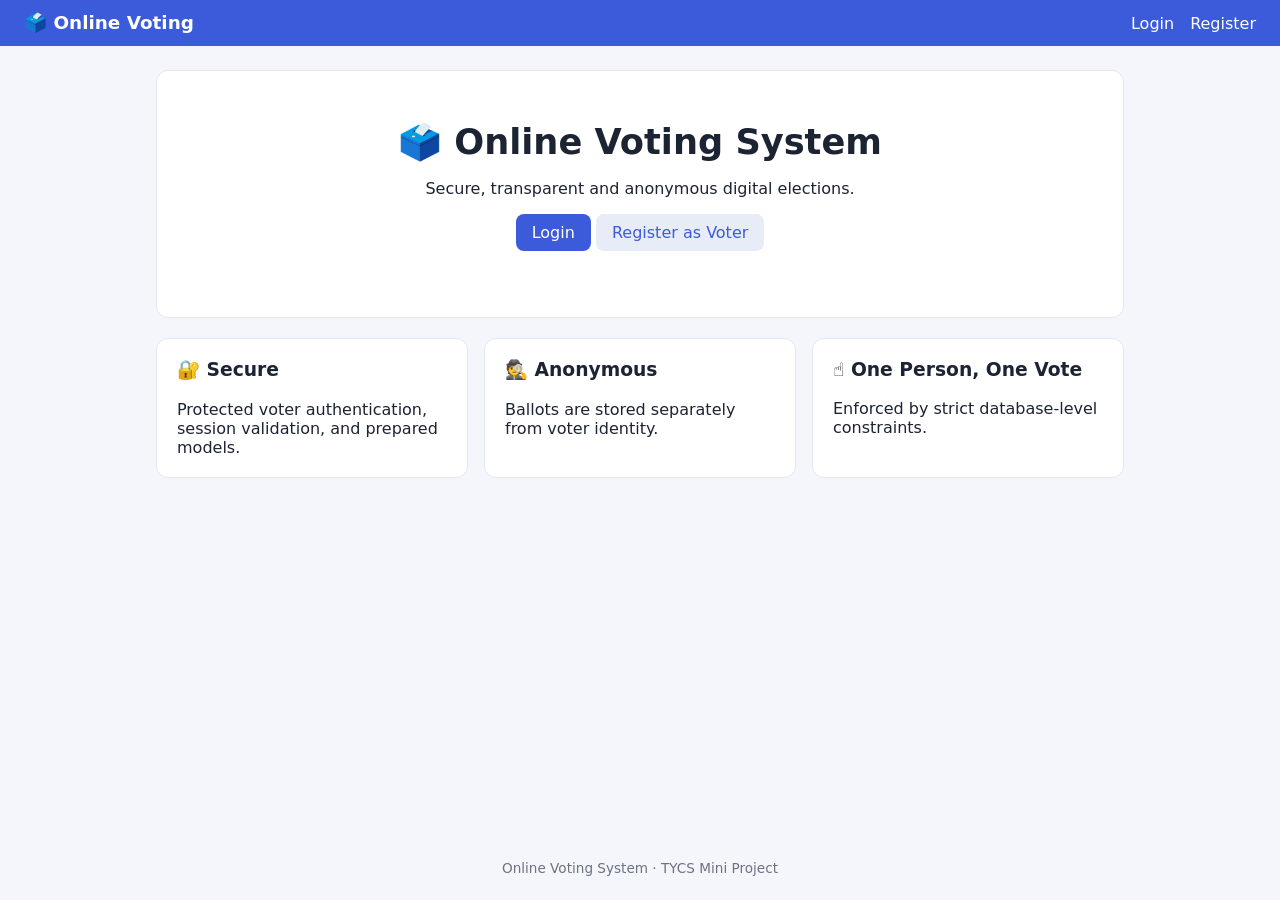
<file: index.html>
<!DOCTYPE html>
<html lang="en">
<head>
  <meta charset="UTF-8">
  <meta name="viewport" content="width=device-width, initial-scale=1.0">
  <meta http-equiv="refresh" content="0; url=online_voting/index.html">
  <title>Online Voting System</title>
  <script>
    window.location.replace("online_voting/index.html");
  </script>
</head>
<body style="font-family: system-ui, sans-serif; display: flex; align-items: center; justify-content: center; height: 100vh; margin: 0; background: #f4f6fb;">
  <p style="color: #6b7280;">Loading Online Voting System... <a href="online_voting/index.html" style="color: #3b5bdb;">Click here if not redirected automatically</a>.</p>
</body>
</html>
</file>
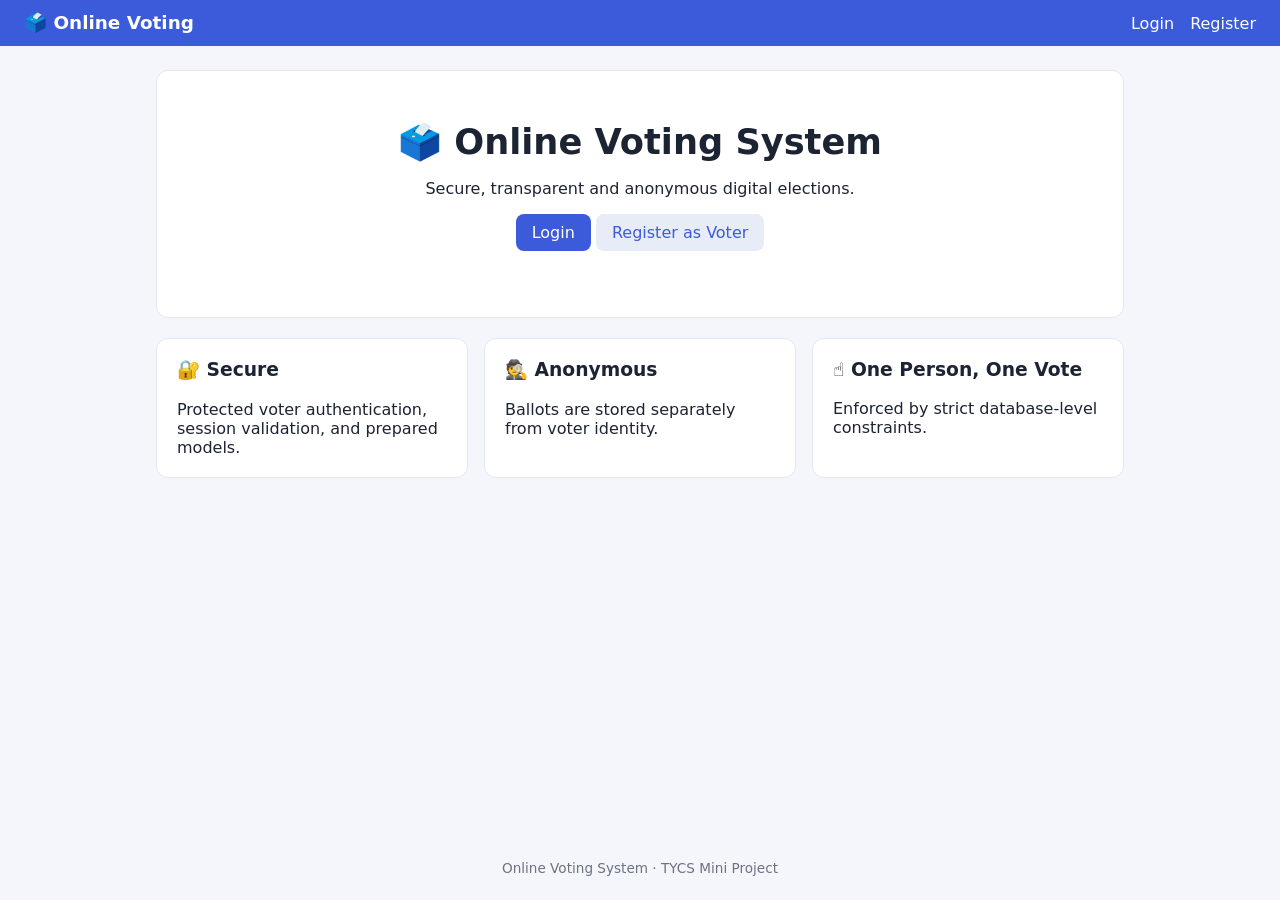
<file: online_voting/index.html>
<!DOCTYPE html>
<html lang="en">
<head>
  <meta charset="UTF-8">
  <meta name="viewport" content="width=device-width, initial-scale=1">
  <title>Online Voting System</title>
  <link rel="stylesheet" href="assets/style.css">
</head>
<body>
  <main class="container">
    <div class="card hero">
      <h1>🗳️ Online Voting System</h1>
      <p>Secure, transparent and anonymous digital elections.</p>
      <p id="action-buttons">
        <a class="btn" href="login.html">Login</a> 
        <a class="btn ghost" href="register.html">Register as Voter</a>
      </p>
    </div>
    <div class="grid">
      <div class="card"><h3>🔐 Secure</h3>Protected voter authentication, session validation, and prepared models.</div>
      <div class="card"><h3>🕵️ Anonymous</h3>Ballots are stored separately from voter identity.</div>
      <div class="card"><h3>☝️ One Person, One Vote</h3>Enforced by strict database-level constraints.</div>
    </div>
  </main>

  <script src="assets/app.js"></script>
  <script>
    document.addEventListener('DOMContentLoaded', () => {
      OVS.renderLayout({ title: 'Online Voting System', active: 'home', relativePath: '' });

      const session = OVS.getSession();
      const actionDiv = document.getElementById('action-buttons');

      if (session && session.role === 'admin') {
        actionDiv.innerHTML = `
          <a class="btn" href="admin/dashboard.html">Go to Admin Dashboard</a>
        `;
      } else if (session && session.role === 'voter') {
        actionDiv.innerHTML = `
          <a class="btn" href="voter/dashboard.html">Go to My Elections</a>
        `;
      }
    });
  </script>
</body>
</html>
</file>
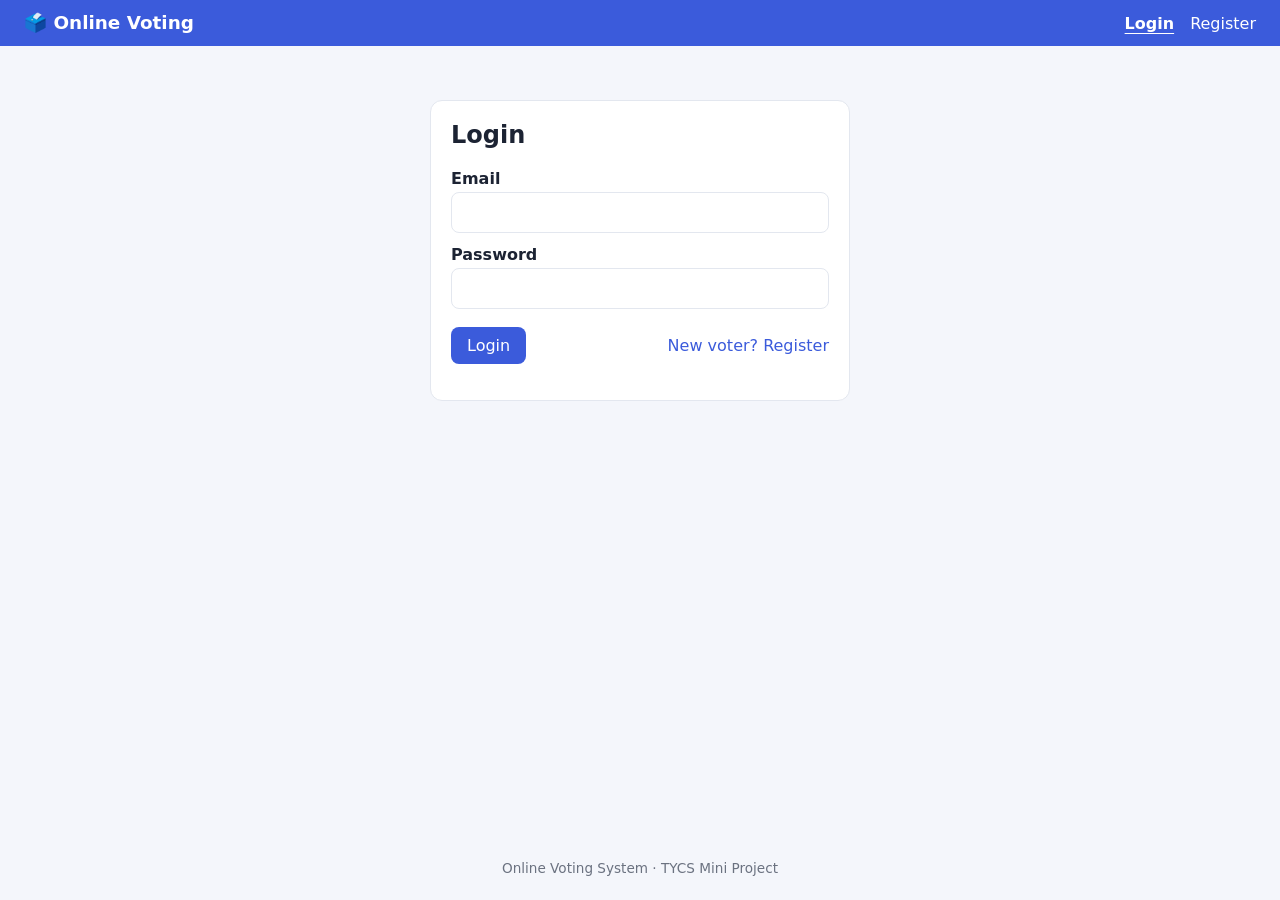
<file: online_voting/login.html>
<!DOCTYPE html>
<html lang="en">
<head>
  <meta charset="UTF-8">
  <meta name="viewport" content="width=device-width, initial-scale=1">
  <title>Login - Online Voting System</title>
  <link rel="stylesheet" href="assets/style.css">
</head>
<body>
  <main class="container">
    <div class="card form-narrow">
      <h2>Login</h2>
      <form id="loginForm">
        <label for="email">Email</label>
        <input type="email" id="email" name="email" required autocomplete="email">

        <label for="password">Password</label>
        <input type="password" id="password" name="password" required autocomplete="current-password">

        <p style="margin-top: 18px; display: flex; align-items: center; justify-content: space-between;">
          <button type="submit" class="btn">Login</button> 
          <a href="register.html">New voter? Register</a>
        </p>
      </form>
    </div>
  </main>

  <script src="assets/app.js"></script>
  <script>
    document.addEventListener('DOMContentLoaded', () => {
      OVS.renderLayout({ title: 'Login', active: 'login', relativePath: '' });

      const emailInput = document.getElementById('email');
      const passInput = document.getElementById('password');
      const form = document.getElementById('loginForm');

      form.addEventListener('submit', (e) => {
        e.preventDefault();
        const email = emailInput.value;
        const password = passInput.value;

        const res = OVS.login(email, password);
        if (res.success) {
          OVS.flash(`Welcome back, ${res.user.name}!`);
          window.location.href = res.user.role === 'admin' ? 'admin/dashboard.html' : 'voter/dashboard.html';
        } else {
          const oldAlert = document.querySelector('.alert');
          if (oldAlert) oldAlert.remove();

          const alertDiv = document.createElement('div');
          alertDiv.className = 'alert a-error';
          alertDiv.textContent = res.message;
          const container = document.querySelector('main.container');
          container.insertBefore(alertDiv, container.firstChild);
        }
      });
    });
  </script>
</body>
</html>
</file>
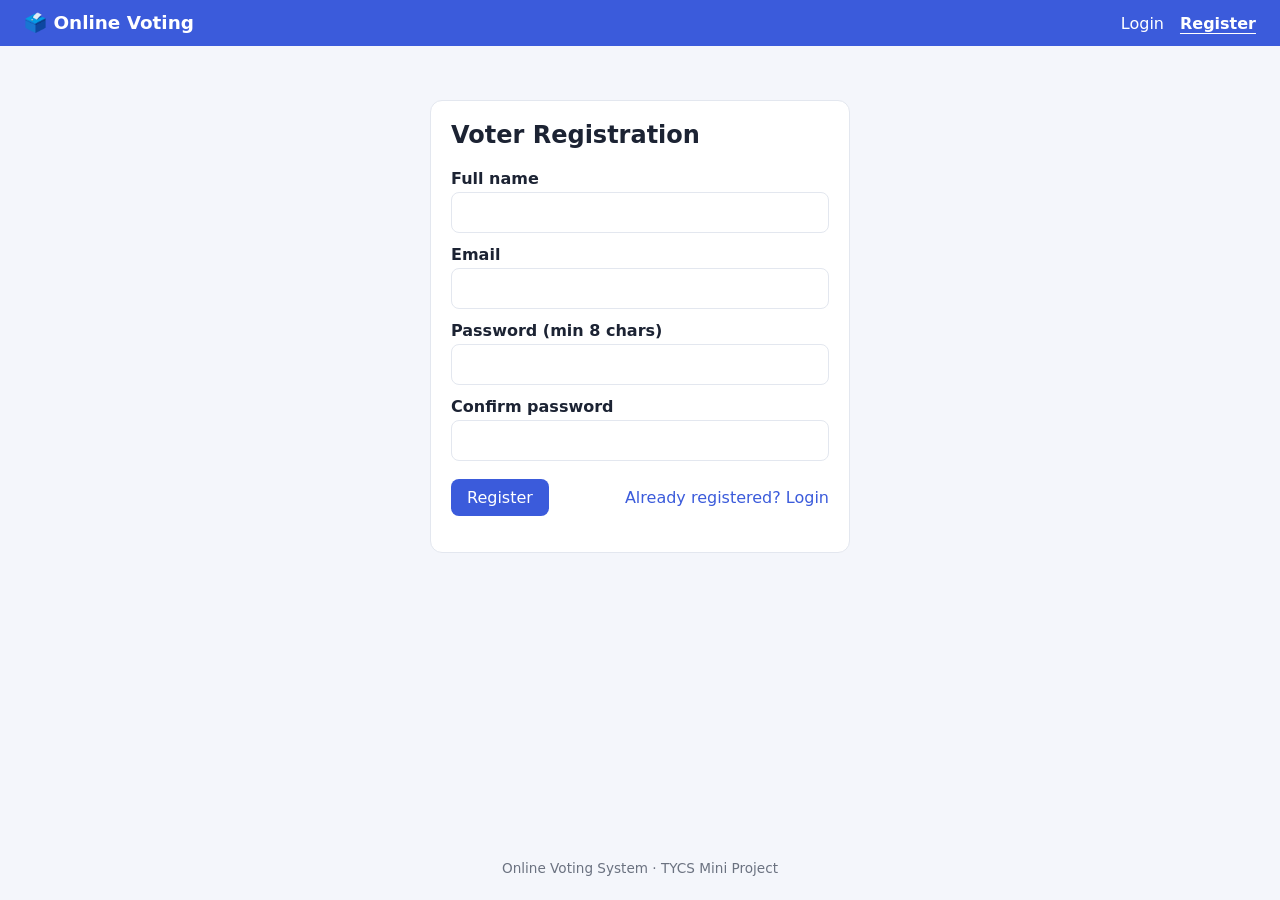
<file: online_voting/register.html>
<!DOCTYPE html>
<html lang="en">
<head>
  <meta charset="UTF-8">
  <meta name="viewport" content="width=device-width, initial-scale=1">
  <title>Voter Registration - Online Voting System</title>
  <link rel="stylesheet" href="assets/style.css">
</head>
<body>
  <main class="container">
    <div class="card form-narrow">
      <h2>Voter Registration</h2>
      <form id="registerForm">
        <label for="name">Full name</label>
        <input type="text" id="name" name="name" required autocomplete="name">

        <label for="email">Email</label>
        <input type="email" id="email" name="email" required autocomplete="email">

        <label for="password">Password (min 8 chars)</label>
        <input type="password" id="password" name="password" required minlength="8" autocomplete="new-password">

        <label for="confirm">Confirm password</label>
        <input type="password" id="confirm" name="confirm" required minlength="8" autocomplete="new-password">

        <p style="margin-top: 18px; display: flex; align-items: center; justify-content: space-between;">
          <button type="submit" class="btn">Register</button>
          <a href="login.html">Already registered? Login</a>
        </p>
      </form>
    </div>
  </main>

  <script src="assets/app.js"></script>
  <script>
    document.addEventListener('DOMContentLoaded', () => {
      OVS.renderLayout({ title: 'Voter Registration', active: 'register', relativePath: '' });

      const form = document.getElementById('registerForm');
      form.addEventListener('submit', (e) => {
        e.preventDefault();
        const name = document.getElementById('name').value.trim();
        const email = document.getElementById('email').value.trim();
        const pw = document.getElementById('password').value;
        const pw2 = document.getElementById('confirm').value;

        const oldAlert = document.querySelector('.alert');
        if (oldAlert) oldAlert.remove();

        if (pw !== pw2) {
          showAlert('Passwords do not match.', 'error');
          return;
        }

        const res = OVS.register(name, email, pw);
        if (res.success) {
          OVS.flash(res.message, 'success');
          window.location.href = 'login.html';
        } else {
          showAlert(res.message, 'error');
        }
      });

      function showAlert(msg, type) {
        const oldAlert = document.querySelector('.alert');
        if (oldAlert) oldAlert.remove();
        const alertDiv = document.createElement('div');
        alertDiv.className = `alert a-${type}`;
        alertDiv.textContent = msg;
        const container = document.querySelector('main.container');
        container.insertBefore(alertDiv, container.firstChild);
      }
    });
  </script>
</body>
</html>
</file>
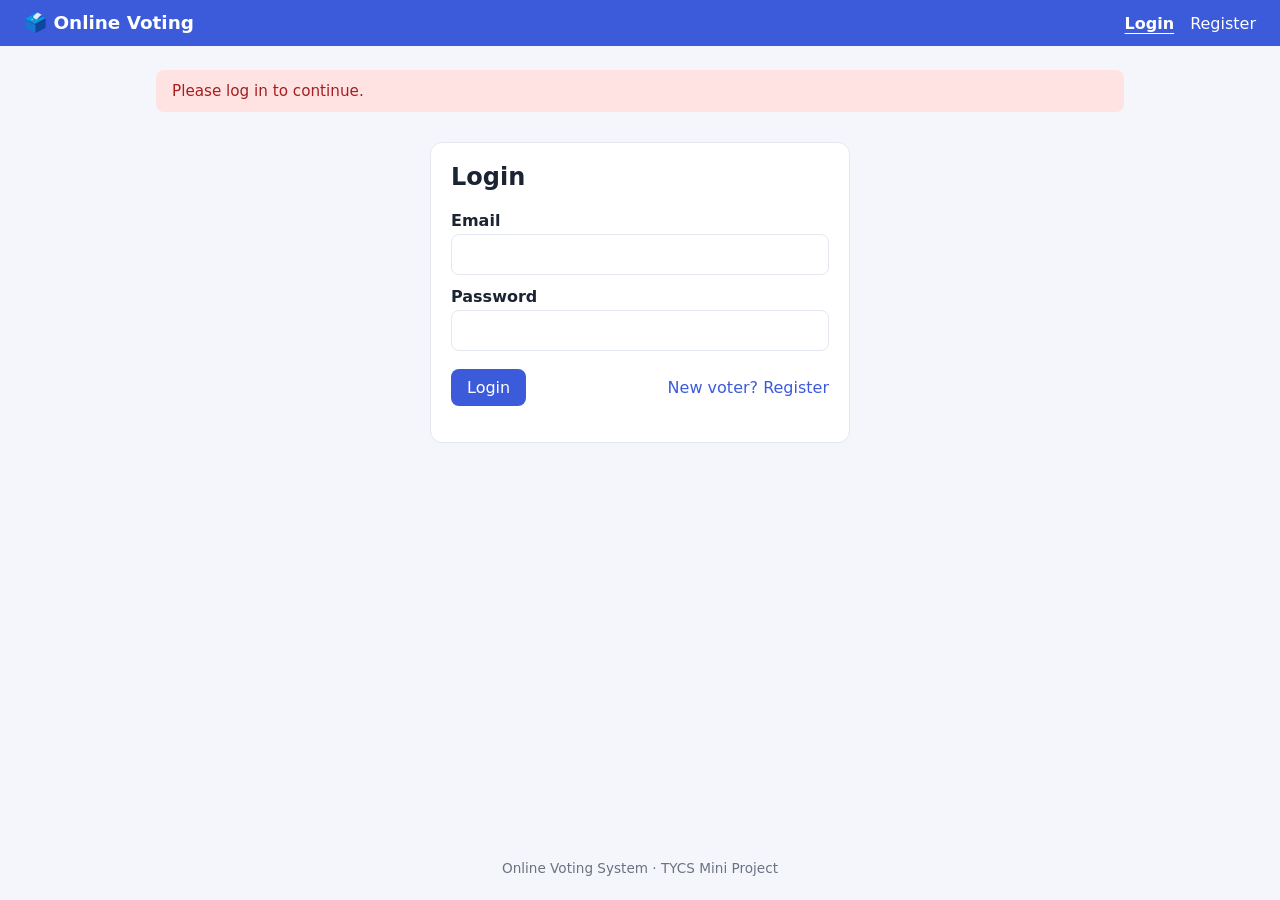
<file: online_voting/admin/candidates.html>
<!DOCTYPE html>
<html lang="en">
<head>
  <meta charset="UTF-8">
  <meta name="viewport" content="width=device-width, initial-scale=1">
  <title>Manage Candidates - Online Voting System</title>
  <link rel="stylesheet" href="../assets/style.css">
</head>
<body>
  <main class="container">
    <h1>Candidates</h1>

    <div id="no-elections-alert" class="card" style="display: none;">
      Create an election first.
    </div>

    <div id="content-area">
      <div class="card">
        <label for="electionSelect">Election</label>
        <select id="electionSelect"></select>
      </div>

      <div id="candidateFormCard" class="card">
        <h3 id="formTitle">Add candidate</h3>
        <form id="candidateForm">
          <input type="hidden" id="editCandidateId" value="">
          <div class="grid">
            <div>
              <label for="candName">Name</label>
              <input type="text" id="candName" required>
            </div>
            <div>
              <label for="candParty">Party / group</label>
              <input type="text" id="candParty" required>
            </div>
            <div>
              <label for="candSymbol">Symbol (emoji)</label>
              <input type="text" id="candSymbol" maxlength="4" value="🗳️">
            </div>
          </div>
          <label for="candManifesto">Manifesto</label>
          <textarea id="candManifesto" rows="3"></textarea>
          <p>
            <button type="submit" id="submitBtn" class="btn">Add</button>
            <button type="button" id="cancelEditBtn" class="btn ghost" style="display: none;">Cancel</button>
          </p>
        </form>
      </div>

      <div id="lockedAlert" class="alert a-error" style="display: none;">
        This election is no longer a draft, so candidates are locked.
      </div>

      <div class="card">
        <h3>Candidate list</h3>
        <div class="table-wrap">
          <table>
            <thead>
              <tr>
                <th></th>
                <th>Name</th>
                <th>Party</th>
                <th>Manifesto</th>
                <th></th>
              </tr>
            </thead>
            <tbody id="candidates-table-body">
              <!-- Dynamically populated -->
            </tbody>
          </table>
        </div>
      </div>
    </div>
  </main>

  <script src="../assets/app.js"></script>
  <script>
    document.addEventListener('DOMContentLoaded', () => {
      if (!OVS.requireRole('admin', '../')) return;
      OVS.renderLayout({ title: 'Manage Candidates', active: 'candidates', relativePath: '../' });

      const urlParams = new URLSearchParams(window.location.search);
      let selectedEid = Number(urlParams.get('election')) || 0;
      let editId = Number(urlParams.get('edit')) || 0;

      const elections = OVS.get(OVS.KEYS.ELECTIONS);
      if (elections.length === 0) {
        document.getElementById('no-elections-alert').style.display = 'block';
        document.getElementById('content-area').style.display = 'none';
        return;
      }

      if (!selectedEid || !elections.some(e => Number(e.election_id) === selectedEid)) {
        selectedEid = Number(elections[0].election_id);
      }

      const select = document.getElementById('electionSelect');
      select.innerHTML = elections.map(x => `
        <option value="${x.election_id}" ${Number(x.election_id) === selectedEid ? 'selected' : ''}>
          ${OVS.e(x.title)} (${OVS.e(OVS.electionState(x))})
        </option>
      `).join('');

      select.addEventListener('change', (e) => {
        window.location.href = `candidates.html?election=${e.target.value}`;
      });

      const currentElection = elections.find(x => Number(x.election_id) === selectedEid);
      const isEditable = currentElection && currentElection.status === 'draft';

      const formCard = document.getElementById('candidateFormCard');
      const lockedAlert = document.getElementById('lockedAlert');

      if (isEditable) {
        formCard.style.display = 'block';
        lockedAlert.style.display = 'none';
      } else {
        formCard.style.display = 'none';
        lockedAlert.style.display = 'block';
      }

      const candidates = OVS.get(OVS.KEYS.CANDIDATES);
      const electionCandidates = candidates.filter(c => Number(c.election_id) === selectedEid);

      // Handle Edit Mode
      if (isEditable && editId) {
        const candidateToEdit = electionCandidates.find(c => Number(c.candidate_id) === editId);
        if (candidateToEdit) {
          document.getElementById('formTitle').textContent = 'Edit candidate';
          document.getElementById('editCandidateId').value = candidateToEdit.candidate_id;
          document.getElementById('candName').value = candidateToEdit.name;
          document.getElementById('candParty').value = candidateToEdit.party;
          document.getElementById('candSymbol').value = candidateToEdit.symbol || '🗳️';
          document.getElementById('candManifesto').value = candidateToEdit.manifesto || '';
          document.getElementById('submitBtn').textContent = 'Update';
          const cancelBtn = document.getElementById('cancelEditBtn');
          cancelBtn.style.display = 'inline-block';
          cancelBtn.onclick = () => {
            window.location.href = `candidates.html?election=${selectedEid}`;
          };
        }
      }

      // Render candidates table
      const tbody = document.getElementById('candidates-table-body');
      if (electionCandidates.length === 0) {
        tbody.innerHTML = '<tr><td colspan="5">No candidates yet.</td></tr>';
      } else {
        tbody.innerHTML = electionCandidates.map(c => `
          <tr>
            <td style="font-size: 1.6rem;">${OVS.e(c.symbol || '🗳️')}</td>
            <td>${OVS.e(c.name)}</td>
            <td>${OVS.e(c.party)}</td>
            <td>${OVS.e(c.manifesto || '')}</td>
            <td>
              ${isEditable ? `
                <a class="btn sm ghost" href="candidates.html?election=${selectedEid}&edit=${c.candidate_id}">Edit</a>
                <button class="btn sm bad" onclick="deleteCandidate(${c.candidate_id})">Delete</button>
              ` : ''}
            </td>
          </tr>
        `).join('');
      }

      window.deleteCandidate = function(cid) {
        if (!confirm('Delete candidate?')) return;
        let allCands = OVS.get(OVS.KEYS.CANDIDATES);
        allCands = allCands.filter(c => Number(c.candidate_id) !== Number(cid));
        OVS.set(OVS.KEYS.CANDIDATES, allCands);
        OVS.flash('Candidate deleted.');
        window.location.href = `candidates.html?election=${selectedEid}`;
      };

      document.getElementById('candidateForm').addEventListener('submit', (e) => {
        e.preventDefault();
        const cid = Number(document.getElementById('editCandidateId').value);
        const name = document.getElementById('candName').value.trim();
        const party = document.getElementById('candParty').value.trim();
        const symbol = document.getElementById('candSymbol').value.trim() || '🗳️';
        const manifesto = document.getElementById('candManifesto').value.trim();

        if (!name || !party) {
          alert('Name and party are required.');
          return;
        }

        let allCands = OVS.get(OVS.KEYS.CANDIDATES);

        if (cid) {
          const target = allCands.find(c => Number(c.candidate_id) === cid);
          if (target) {
            target.name = name;
            target.party = party;
            target.symbol = symbol;
            target.manifesto = manifesto;
            OVS.flash('Candidate updated.');
          }
        } else {
          const newId = allCands.length ? Math.max(...allCands.map(c => c.candidate_id)) + 1 : 1;
          allCands.push({
            candidate_id: newId,
            election_id: selectedEid,
            name: name,
            party: party,
            symbol: symbol,
            manifesto: manifesto
          });
          OVS.flash('Candidate added.');
        }

        OVS.set(OVS.KEYS.CANDIDATES, allCands);
        window.location.href = `candidates.html?election=${selectedEid}`;
      });
    });
  </script>
</body>
</html>
</file>
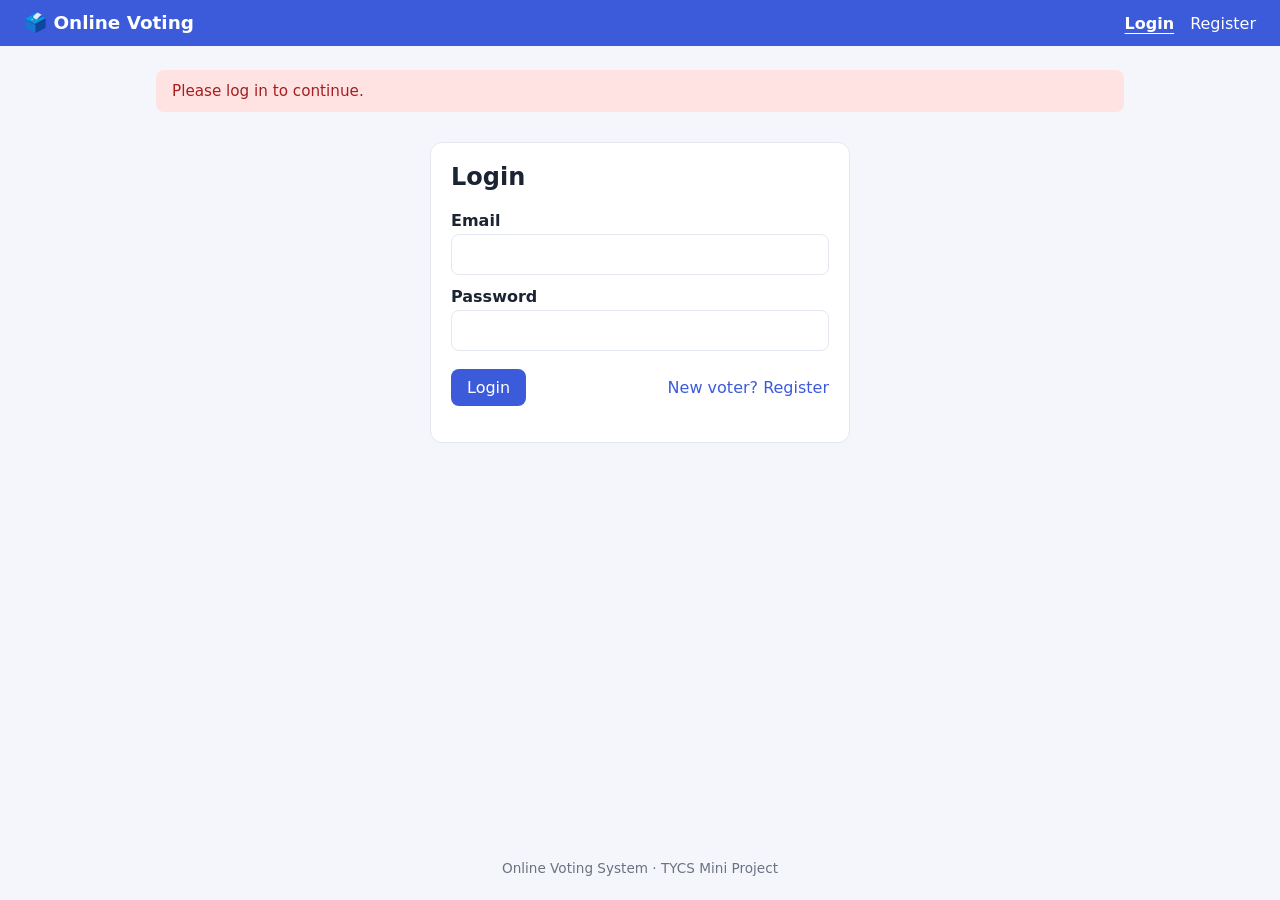
<file: online_voting/admin/dashboard.html>
<!DOCTYPE html>
<html lang="en">
<head>
  <meta charset="UTF-8">
  <meta name="viewport" content="width=device-width, initial-scale=1">
  <title>Admin Dashboard - Online Voting System</title>
  <link rel="stylesheet" href="../assets/style.css">
</head>
<body>
  <main class="container">
    <h1>Admin Dashboard</h1>
    
    <div class="grid">
      <div class="card stat clickable" onclick="window.location.href='voters.html?filter=verified'">
        <b id="stat-verified">0</b>
        <span>Verified voters</span>
      </div>
      <div class="card stat clickable" onclick="window.location.href='voters.html?filter=pending'">
        <b id="stat-pending">0</b>
        <span>Pending verification</span>
      </div>
      <div class="card stat clickable" onclick="window.location.href='elections.html'">
        <b id="stat-elections">0</b>
        <span>Elections</span>
      </div>
      <div class="card stat clickable" onclick="window.location.href='results.html'">
        <b id="stat-votes">0</b>
        <span>Total votes cast</span>
      </div>
    </div>

    <div class="card">
      <h3>Recent elections</h3>
      <div class="table-wrap">
        <table>
          <thead>
            <tr>
              <th>Title</th>
              <th>Start</th>
              <th>End</th>
              <th>Status</th>
              <th>Turnout</th>
            </tr>
          </thead>
          <tbody id="elections-table-body">
            <!-- Dynamically populated -->
          </tbody>
        </table>
      </div>
    </div>
  </main>

  <script src="../assets/app.js"></script>
  <script>
    document.addEventListener('DOMContentLoaded', () => {
      if (!OVS.requireRole('admin', '../')) return;
      OVS.renderLayout({ title: 'Admin Dashboard', active: 'dashboard', relativePath: '../' });

      const voters = OVS.get(OVS.KEYS.VOTERS);
      const elections = OVS.get(OVS.KEYS.ELECTIONS);
      const votes = OVS.get(OVS.KEYS.VOTES);

      // Populate statistics
      const verifiedCount = voters.filter(v => v.status === 'verified').length;
      const pendingCount = voters.filter(v => v.status === 'pending').length;

      document.getElementById('stat-verified').textContent = verifiedCount;
      document.getElementById('stat-pending').textContent = pendingCount;
      document.getElementById('stat-elections').textContent = elections.length;
      document.getElementById('stat-votes').textContent = votes.length;

      // Populate recent elections
      const sortedElections = [...elections].sort((a, b) => new Date(b.start_date) - new Date(a.start_date)).slice(0, 5);
      const tbody = document.getElementById('elections-table-body');

      if (sortedElections.length === 0) {
        tbody.innerHTML = '<tr><td colspan="5">No elections yet.</td></tr>';
      } else {
        tbody.innerHTML = sortedElections.map(el => {
          const t = OVS.tally(el.election_id);
          const state = OVS.electionState(el);
          return `
            <tr>
              <td><b>${OVS.e(el.title)}</b></td>
              <td>${OVS.e(el.start_date)}</td>
              <td>${OVS.e(el.end_date)}</td>
              <td>${OVS.badge(state)}</td>
              <td>${t.votedCount} voted (${t.turnout}%)</td>
            </tr>
          `;
        }).join('');
      }
    });
  </script>
</body>
</html>
</file>
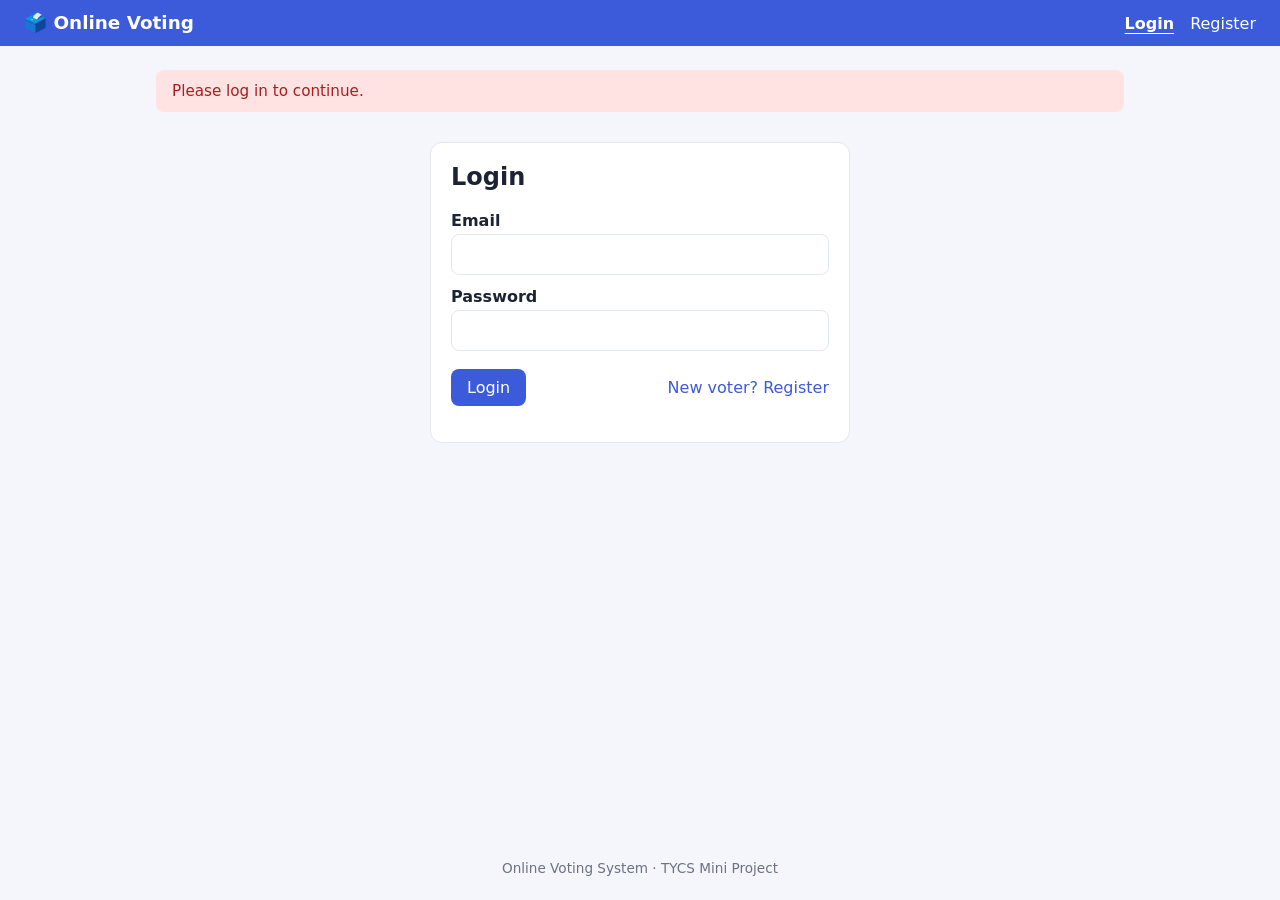
<file: online_voting/admin/elections.html>
<!DOCTYPE html>
<html lang="en">
<head>
  <meta charset="UTF-8">
  <meta name="viewport" content="width=device-width, initial-scale=1">
  <title>Manage Elections - Online Voting System</title>
  <link rel="stylesheet" href="../assets/style.css">
</head>
<body>
  <main class="container">
    <h1>Elections</h1>

    <div class="card">
      <h3>Create / schedule election</h3>
      <form id="createElectionForm">
        <label for="title">Title</label>
        <input type="text" id="title" required>

        <label for="description">Description</label>
        <textarea id="description" rows="2"></textarea>

        <div class="grid">
          <div>
            <label for="start_date">Start</label>
            <input type="datetime-local" id="start_date" required>
          </div>
          <div>
            <label for="end_date">End</label>
            <input type="datetime-local" id="end_date" required>
          </div>
        </div>

        <p><button type="submit" class="btn">Create</button></p>
      </form>
    </div>

    <div class="card">
      <h3>All elections</h3>
      <div class="table-wrap">
        <table>
          <thead>
            <tr>
              <th>Title</th>
              <th>Schedule</th>
              <th>State</th>
              <th>Actions</th>
            </tr>
          </thead>
          <tbody id="elections-table-body">
            <!-- Dynamically populated -->
          </tbody>
        </table>
      </div>
      <p><small>An election accepts votes only when status is <b>open</b> AND the current time is between start and end.</small></p>
    </div>
  </main>

  <script src="../assets/app.js"></script>
  <script>
    document.addEventListener('DOMContentLoaded', () => {
      if (!OVS.requireRole('admin', '../')) return;
      OVS.renderLayout({ title: 'Manage Elections', active: 'elections', relativePath: '../' });

      function renderElections() {
        const elections = OVS.get(OVS.KEYS.ELECTIONS);
        const candidates = OVS.get(OVS.KEYS.CANDIDATES);
        const sorted = [...elections].sort((a, b) => new Date(b.start_date) - new Date(a.start_date));
        const tbody = document.getElementById('elections-table-body');

        if (sorted.length === 0) {
          tbody.innerHTML = '<tr><td colspan="4">No elections yet.</td></tr>';
          return;
        }

        tbody.innerHTML = sorted.map(el => {
          const state = OVS.electionState(el);

          let actionButtons = '';
          if (el.status !== 'open') {
            actionButtons += `<button class="btn sm ok" onclick="changeStatus(${el.election_id}, 'open')">Start</button> `;
          }
          if (el.status !== 'closed') {
            actionButtons += `<button class="btn sm bad" onclick="changeStatus(${el.election_id}, 'closed')">Stop</button> `;
          }
          if (el.status === 'open') {
            actionButtons += `<button class="btn sm ghost" onclick="changeStatus(${el.election_id}, 'draft')">Draft</button> `;
          }
          if (el.status === 'draft') {
            actionButtons += `<button class="btn sm bad" onclick="deleteElection(${el.election_id})">Delete</button>`;
          }

          return `
            <tr>
              <td>
                <a href="candidates.html?election=${el.election_id}" title="Manage candidates" style="font-weight:600;">${OVS.e(el.title)}</a><br>
                <small>${OVS.e(el.description || '')}</small>
              </td>
              <td>
                ${OVS.e(el.start_date)}<br>
                <small>to ${OVS.e(el.end_date)}</small>
              </td>
              <td>${OVS.badge(state)}</td>
              <td>${actionButtons}</td>
            </tr>
          `;
        }).join('');
      }

      window.changeStatus = function(id, newStatus) {
        const elections = OVS.get(OVS.KEYS.ELECTIONS);
        const candidates = OVS.get(OVS.KEYS.CANDIDATES);
        const el = elections.find(x => Number(x.election_id) === Number(id));
        if (!el) return;

        if (newStatus === 'open') {
          const cCount = candidates.filter(c => Number(c.election_id) === Number(id)).length;
          if (cCount < 2) {
            alert('Add at least 2 candidates before opening.');
            return;
          }
        }

        el.status = newStatus;
        OVS.set(OVS.KEYS.ELECTIONS, elections);
        OVS.flash('Election status updated.');
        window.location.reload();
      };

      window.deleteElection = function(id) {
        if (!confirm('Delete this election?')) return;
        let elections = OVS.get(OVS.KEYS.ELECTIONS);
        elections = elections.filter(x => Number(x.election_id) !== Number(id));
        OVS.set(OVS.KEYS.ELECTIONS, elections);

        let candidates = OVS.get(OVS.KEYS.CANDIDATES);
        candidates = candidates.filter(c => Number(c.election_id) !== Number(id));
        OVS.set(OVS.KEYS.CANDIDATES, candidates);

        OVS.flash('Draft election deleted.');
        window.location.reload();
      };

      document.getElementById('createElectionForm').addEventListener('submit', (e) => {
        e.preventDefault();
        const title = document.getElementById('title').value.trim();
        const desc = document.getElementById('description').value.trim();
        const start = document.getElementById('start_date').value;
        const end = document.getElementById('end_date').value;

        if (!title || !start || !end) {
          alert('Enter a title and a valid start/end time.');
          return;
        }

        if (new Date(end) <= new Date(start)) {
          alert('End date must be after start date.');
          return;
        }

        const elections = OVS.get(OVS.KEYS.ELECTIONS);
        const newId = elections.length ? Math.max(...elections.map(x => x.election_id)) + 1 : 1;
        const startFormatted = start.replace('T', ' ') + ':00';
        const endFormatted = end.replace('T', ' ') + ':00';

        elections.push({
          election_id: newId,
          title: title,
          description: desc,
          start_date: startFormatted,
          end_date: endFormatted,
          status: 'draft',
          created_at: new Date().toISOString().replace('T', ' ').substring(0, 19)
        });

        OVS.set(OVS.KEYS.ELECTIONS, elections);
        OVS.flash('Election created as draft.');
        window.location.href = `candidates.html?election=${newId}`;
      });

      renderElections();
    });
  </script>
</body>
</html>
</file>
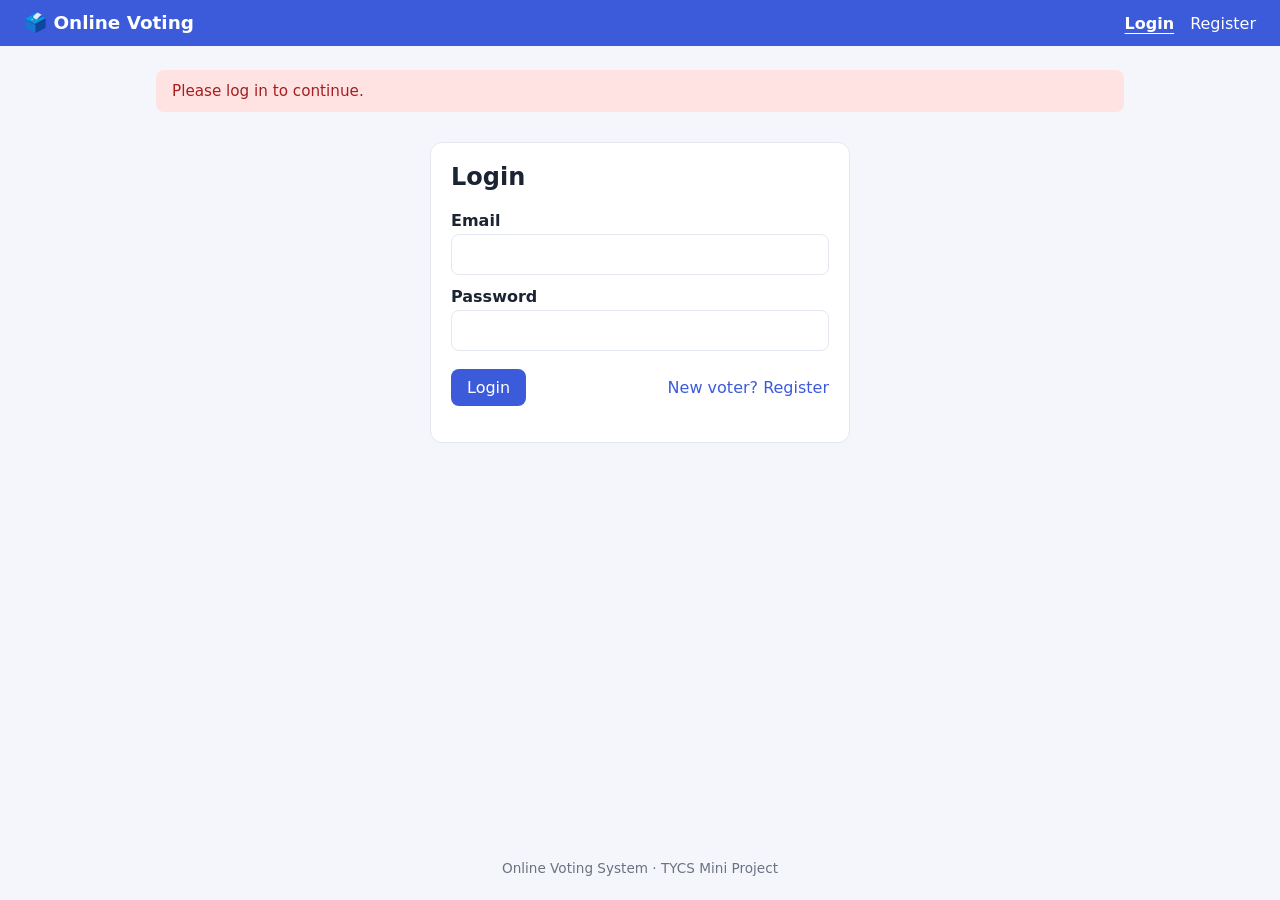
<file: online_voting/admin/results.html>
<!DOCTYPE html>
<html lang="en">
<head>
  <meta charset="UTF-8">
  <meta name="viewport" content="width=device-width, initial-scale=1">
  <title>Election Results - Online Voting System</title>
  <link rel="stylesheet" href="../assets/style.css">
</head>
<body>
  <main class="container">
    <h1>Results &amp; Analytics</h1>

    <div id="no-elections-alert" class="card" style="display: none;">
      No elections yet.
    </div>

    <div id="results-content">
      <div class="card noprint">
        <label for="electionSelect">Election</label>
        <select id="electionSelect"></select>
      </div>

      <div class="card" id="electionCard">
        <h2>
          <span id="electionTitle"></span> 
          <span id="electionBadge"></span>
        </h2>
        <p id="electionSchedule" style="color: var(--muted);"></p>

        <div class="grid">
          <div class="card stat">
            <b id="stat-votes">0</b>
            <span>Votes cast</span>
          </div>
          <div class="card stat">
            <b id="stat-eligible">0</b>
            <span>Eligible voters</span>
          </div>
          <div class="card stat">
            <b id="stat-turnout">0%</b>
            <span>Turnout</span>
          </div>
        </div>
        <br>

        <div id="candidates-results">
          <!-- Dynamically populated candidate results -->
        </div>

        <p class="noprint" style="margin-top: 20px;">
          <button class="btn" onclick="window.print()">🖨️ Print / Save as PDF</button>
        </p>
        <p><small id="generationTimestamp"></small></p>
      </div>
    </div>
  </main>

  <script src="../assets/app.js"></script>
  <script>
    document.addEventListener('DOMContentLoaded', () => {
      if (!OVS.requireRole('admin', '../')) return;
      OVS.renderLayout({ title: 'Election Results', active: 'results', relativePath: '../' });

      const urlParams = new URLSearchParams(window.location.search);
      let selectedEid = Number(urlParams.get('election')) || 0;

      const elections = OVS.get(OVS.KEYS.ELECTIONS);
      if (elections.length === 0) {
        document.getElementById('no-elections-alert').style.display = 'block';
        document.getElementById('results-content').style.display = 'none';
        return;
      }

      if (!selectedEid || !elections.some(e => Number(e.election_id) === selectedEid)) {
        selectedEid = Number(elections[0].election_id);
      }

      const select = document.getElementById('electionSelect');
      select.innerHTML = elections.map(x => `
        <option value="${x.election_id}" ${Number(x.election_id) === selectedEid ? 'selected' : ''}>
          ${OVS.e(x.title)}
        </option>
      `).join('');

      select.addEventListener('change', (e) => {
        window.location.href = `results.html?election=${e.target.value}`;
      });

      const currentElection = elections.find(x => Number(x.election_id) === selectedEid);
      const state = OVS.electionState(currentElection);
      const t = OVS.tally(selectedEid);

      document.getElementById('electionTitle').textContent = currentElection.title;
      document.getElementById('electionBadge').innerHTML = OVS.badge(state);
      document.getElementById('electionSchedule').textContent = `${currentElection.start_date} → ${currentElection.end_date}`;

      document.getElementById('stat-votes').textContent = t.total;
      document.getElementById('stat-eligible').textContent = t.eligible;
      document.getElementById('stat-turnout').textContent = `${t.turnout}%`;

      const resultsContainer = document.getElementById('candidates-results');
      if (t.candidates.length === 0) {
        resultsContainer.innerHTML = '<p>No candidates yet.</p>';
      } else {
        resultsContainer.innerHTML = t.candidates.map(c => {
          const pct = t.total > 0 ? Number(((c.votes * 100) / t.total).toFixed(1)) : 0;
          const isWinner = t.maxVotes > 0 && c.votes === t.maxVotes && state !== 'live';

          return `
            <div class="${isWinner ? 'winner' : ''}" style="padding-left: 8px; margin-bottom: 12px;">
              <b>${OVS.e(c.symbol || '🗳️')} ${OVS.e(c.name)}</b> 
              <small>(${OVS.e(c.party)})</small> &mdash; ${c.votes} votes (${pct}%)
              <div class="bar"><i style="width: ${pct}%"></i></div>
            </div>
          `;
        }).join('');
      }

      const now = new Date();
      document.getElementById('generationTimestamp').textContent = `Generated on ${now.toLocaleString()}`;
    });
  </script>
</body>
</html>
</file>
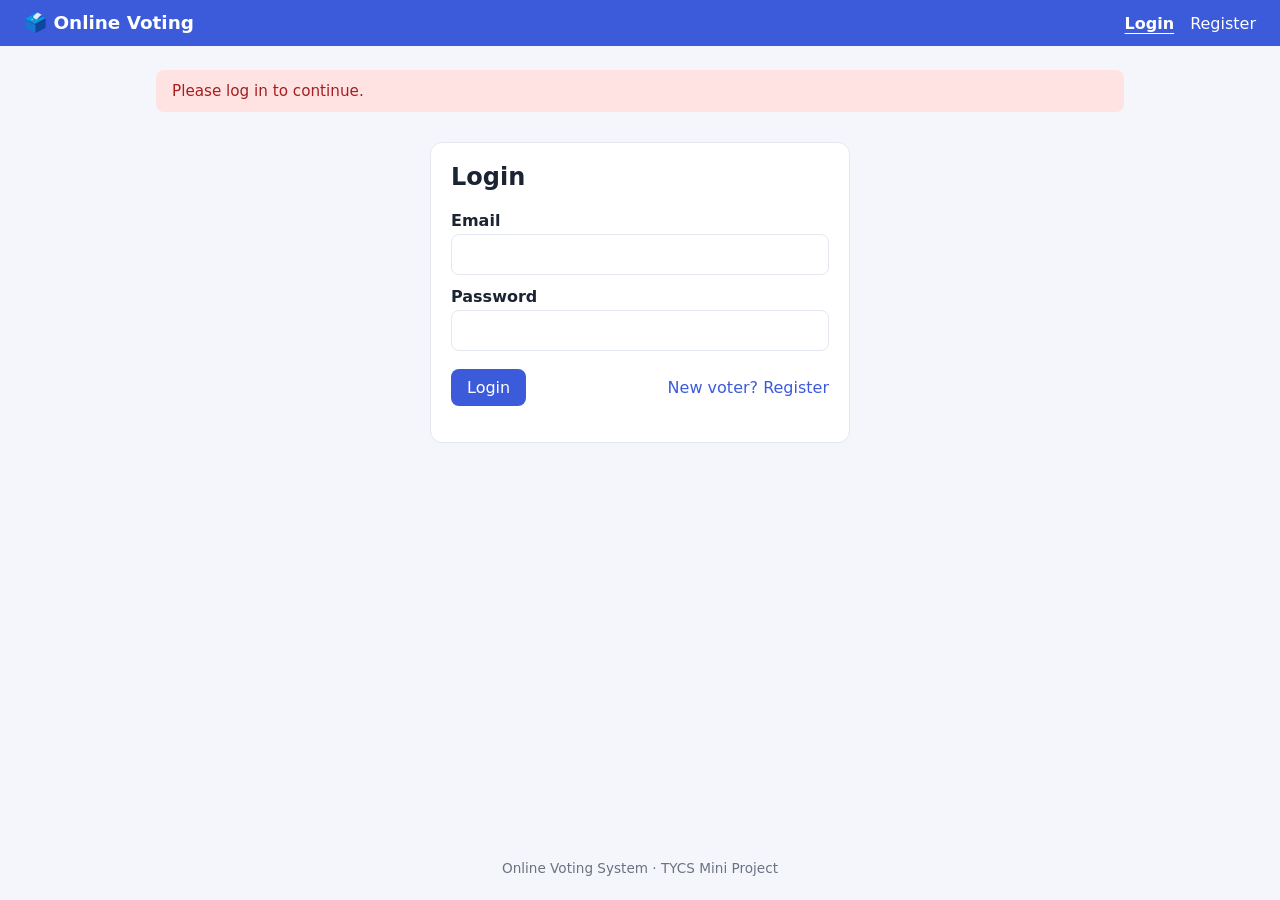
<file: online_voting/admin/voters.html>
<!DOCTYPE html>
<html lang="en">
<head>
  <meta charset="UTF-8">
  <meta name="viewport" content="width=device-width, initial-scale=1">
  <title>Manage Voters - Online Voting System</title>
  <link rel="stylesheet" href="../assets/style.css">
</head>
<body>
  <main class="container">
    <h1>Voters</h1>

    <div class="card">
      <h3>Add voter</h3>
      <form id="addVoterForm">
        <div class="grid">
          <div>
            <label for="name">Name</label>
            <input type="text" id="name" required>
          </div>
          <div>
            <label for="email">Email</label>
            <input type="email" id="email" required>
          </div>
          <div>
            <label for="password">Password</label>
            <input type="password" id="password" minlength="8" required>
          </div>
        </div>
        <p><button type="submit" class="btn">Add &amp; verify</button></p>
      </form>
    </div>

    <div class="card">
      <div class="noprint">
        <input type="text" id="searchInput" placeholder="🔎 Search name, email or voter number">
      </div>
      <br>
      <div class="table-wrap">
        <table>
          <thead>
            <tr>
              <th>Voter No.</th>
              <th>Name</th>
              <th>Email</th>
              <th>Status</th>
              <th>Actions</th>
            </tr>
          </thead>
          <tbody id="voters-table-body">
            <!-- Dynamically populated -->
          </tbody>
        </table>
      </div>
    </div>
  </main>

  <script src="../assets/app.js"></script>
  <script>
    document.addEventListener('DOMContentLoaded', () => {
      if (!OVS.requireRole('admin', '../')) return;
      OVS.renderLayout({ title: 'Manage Voters', active: 'voters', relativePath: '../' });

      function renderVoters(filter = '') {
        const voters = OVS.get(OVS.KEYS.VOTERS);
        const users = OVS.get(OVS.KEYS.USERS);
        const q = filter.trim().toLowerCase();

        const combined = voters.map(v => {
          const user = users.find(u => Number(u.user_id) === Number(v.user_id)) || {};
          return {
            ...v,
            name: user.name || 'Unknown',
            email: user.email || 'Unknown'
          };
        }).filter(item => {
          if (!q) return true;
          return item.name.toLowerCase().includes(q) ||
                 item.email.toLowerCase().includes(q) ||
                 item.voter_number.toLowerCase().includes(q);
        }).sort((a, b) => {
          if (a.status !== b.status) return a.status.localeCompare(b.status);
          return a.name.localeCompare(b.name);
        });

        const tbody = document.getElementById('voters-table-body');
        if (combined.length === 0) {
          tbody.innerHTML = '<tr><td colspan="5">No voters found.</td></tr>';
          return;
        }

        tbody.innerHTML = combined.map(v => {
          let buttons = '';
          if (v.status !== 'verified') {
            buttons += `<button class="btn sm ok" onclick="updateStatus(${v.voter_id}, 'verified')">Verify</button> `;
          }
          if (v.status !== 'rejected') {
            buttons += `<button class="btn sm warn" onclick="updateStatus(${v.voter_id}, 'rejected')">Reject</button> `;
          }
          buttons += `<button class="btn sm bad" onclick="deleteVoter(${v.voter_id}, ${v.user_id})">Delete</button>`;

          return `
            <tr>
              <td>${OVS.e(v.voter_number)}</td>
              <td>${OVS.e(v.name)}</td>
              <td>${OVS.e(v.email)}</td>
              <td>${OVS.badge(v.status)}</td>
              <td>${buttons}</td>
            </tr>
          `;
        }).join('');
      }

      window.updateStatus = function(voterId, newStatus) {
        let voters = OVS.get(OVS.KEYS.VOTERS);
        const v = voters.find(x => Number(x.voter_id) === Number(voterId));
        if (v) {
          v.status = newStatus;
          OVS.set(OVS.KEYS.VOTERS, voters);
          OVS.flash(`Voter ${newStatus}.`);
          renderVoters(document.getElementById('searchInput').value);
        }
      };

      window.deleteVoter = function(voterId, userId) {
        if (!confirm('Delete voter?')) return;
        let voters = OVS.get(OVS.KEYS.VOTERS).filter(v => Number(v.voter_id) !== Number(voterId));
        let users = OVS.get(OVS.KEYS.USERS).filter(u => Number(u.user_id) !== Number(userId));
        let participation = OVS.get(OVS.KEYS.PARTICIPATION).filter(p => Number(p.voter_id) !== Number(voterId));

        OVS.set(OVS.KEYS.VOTERS, voters);
        OVS.set(OVS.KEYS.USERS, users);
        OVS.set(OVS.KEYS.PARTICIPATION, participation);

        OVS.flash('Voter deleted.');
        renderVoters(document.getElementById('searchInput').value);
      };

      document.getElementById('searchInput').addEventListener('input', (e) => {
        renderVoters(e.target.value);
      });

      document.getElementById('addVoterForm').addEventListener('submit', (e) => {
        e.preventDefault();
        const name = document.getElementById('name').value.trim();
        const email = document.getElementById('email').value.trim();
        const password = document.getElementById('password').value;

        const res = OVS.register(name, email, password);
        if (res.success) {
          let voters = OVS.get(OVS.KEYS.VOTERS);
          const lastVoter = voters[voters.length - 1];
          if (lastVoter) lastVoter.status = 'verified';
          OVS.set(OVS.KEYS.VOTERS, voters);

          OVS.flash('Voter added and verified.');
          document.getElementById('addVoterForm').reset();
          renderVoters();
        } else {
          alert(res.message);
        }
      });

      renderVoters();
    });
  </script>
</body>
</html>
</file>
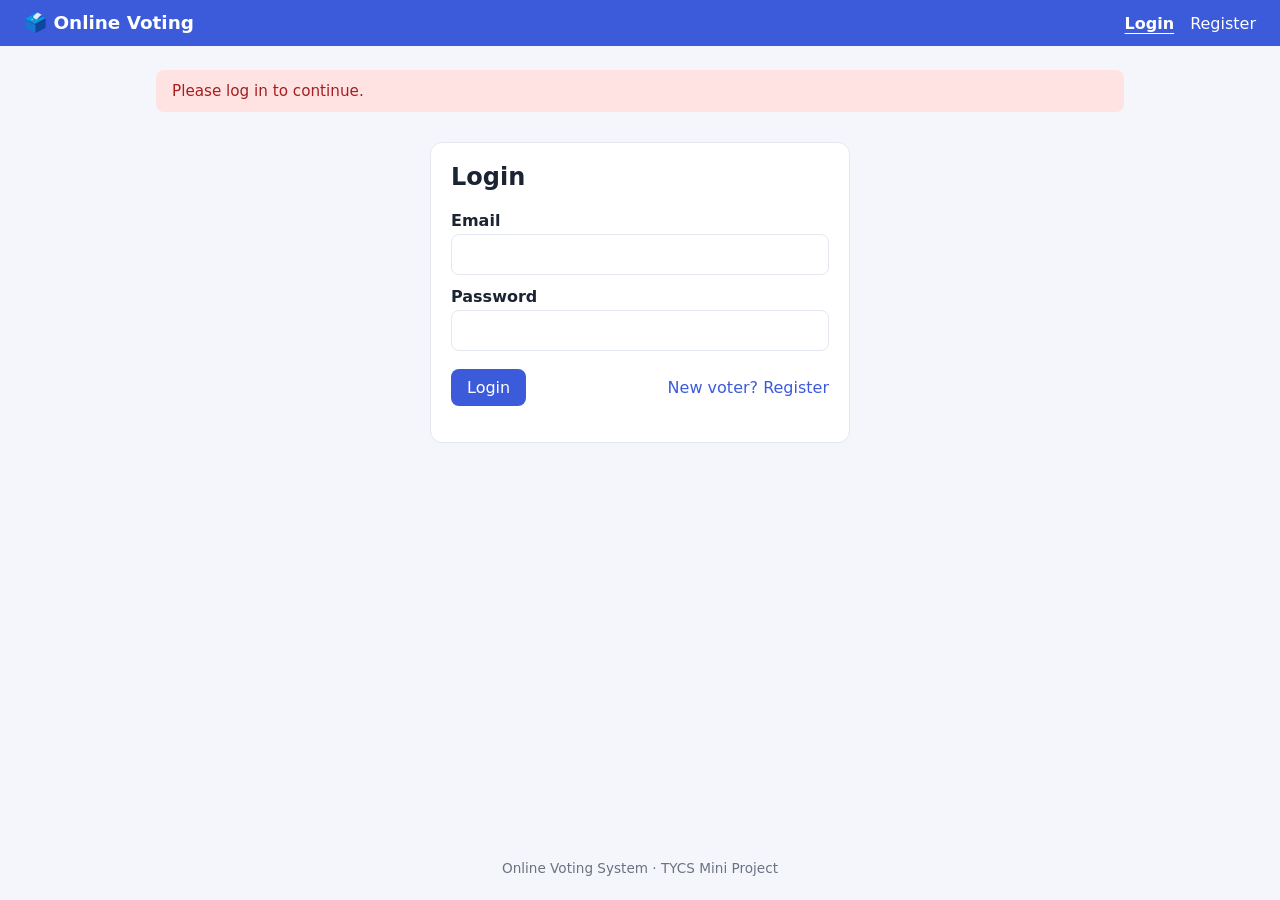
<file: online_voting/voter/dashboard.html>
<!DOCTYPE html>
<html lang="en">
<head>
  <meta charset="UTF-8">
  <meta name="viewport" content="width=device-width, initial-scale=1">
  <title>My Elections - Online Voting System</title>
  <link rel="stylesheet" href="../assets/style.css">
</head>
<body>
  <main class="container">
    <h1 id="welcomeHeader">Welcome, Voter</h1>

    <div class="card" id="voterInfoCard">
      Voter No: <b id="voterNumberDisplay">-</b> &nbsp; Status: <span id="voterStatusBadge"></span>
      <div id="unverifiedNotice" style="display: none; margin-top: 10px;">
        <p>Your account must be verified by the admin before you can vote.</p>
      </div>
    </div>

    <div class="card">
      <h3>Elections</h3>
      <div class="table-wrap">
        <table>
          <thead>
            <tr>
              <th>Title</th>
              <th>Schedule</th>
              <th>State</th>
              <th></th>
            </tr>
          </thead>
          <tbody id="voter-elections-tbody">
            <!-- Dynamically populated -->
          </tbody>
        </table>
      </div>
    </div>
  </main>

  <script src="../assets/app.js"></script>
  <script>
    document.addEventListener('DOMContentLoaded', () => {
      if (!OVS.requireRole('voter', '../')) return;
      OVS.renderLayout({ title: 'My Elections', active: 'dashboard', relativePath: '../' });

      const session = OVS.getSession();
      document.getElementById('welcomeHeader').textContent = `Welcome, ${session.name}`;

      const voter = OVS.getVoterByUserId(session.uid);
      if (voter) {
        document.getElementById('voterNumberDisplay').textContent = voter.voter_number;
        document.getElementById('voterStatusBadge').innerHTML = OVS.badge(voter.status);
        if (voter.status !== 'verified') {
          document.getElementById('unverifiedNotice').style.display = 'block';
        }
      }

      const elections = OVS.get(OVS.KEYS.ELECTIONS).filter(e => e.status !== 'draft');
      const participation = OVS.get(OVS.KEYS.PARTICIPATION);
      const votedElections = voter 
        ? participation.filter(p => Number(p.voter_id) === Number(voter.voter_id)).map(p => Number(p.election_id)) 
        : [];

      const tbody = document.getElementById('voter-elections-tbody');
      if (elections.length === 0) {
        tbody.innerHTML = '<tr><td colspan="4">No elections available.</td></tr>';
        return;
      }

      tbody.innerHTML = elections.map(el => {
        const state = OVS.electionState(el);
        const hasVoted = votedElections.includes(Number(el.election_id));
        const isVerified = voter && voter.status === 'verified';
        const canVote = state === 'live' && isVerified && !hasVoted;
        const canSeeResults = OVS.resultsVisible(el);

        let actionHtml = '';
        if (hasVoted) {
          actionHtml += '✅ Voted ';
        }
        if (canVote) {
          actionHtml += `<a class="btn sm ok" href="vote.html?id=${el.election_id}">Vote now</a> `;
        }
        if (canSeeResults) {
          actionHtml += `<a class="btn sm ghost" href="results.html?id=${el.election_id}">Results</a>`;
        }

        return `
          <tr>
            <td>
              <b>${OVS.e(el.title)}</b><br>
              <small>${OVS.e(el.description || '')}</small>
            </td>
            <td>
              ${OVS.e(el.start_date)}<br>
              <small>to ${OVS.e(el.end_date)}</small>
            </td>
            <td>${OVS.badge(state)}</td>
            <td>${actionHtml}</td>
          </tr>
        `;
      }).join('');
    });
  </script>
</body>
</html>
</file>
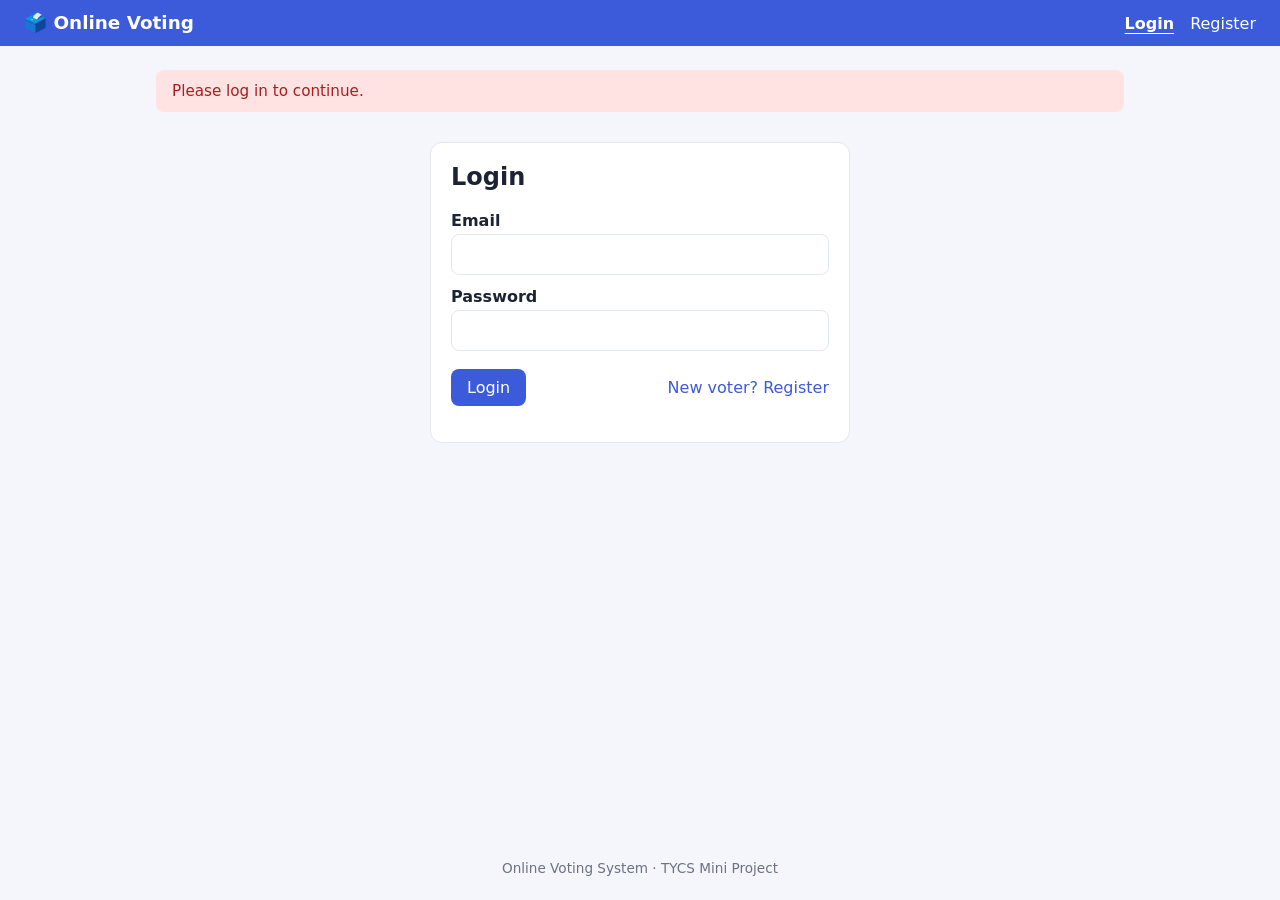
<file: online_voting/voter/results.html>
<!DOCTYPE html>
<html lang="en">
<head>
  <meta charset="UTF-8">
  <meta name="viewport" content="width=device-width, initial-scale=1">
  <title>Results - Online Voting System</title>
  <link rel="stylesheet" href="../assets/style.css">
</head>
<body>
  <main class="container">
    <h1 id="electionResultsTitle">Results</h1>

    <div class="card">
      <p>
        Total votes: <b id="stat-total-votes">0</b> &middot; 
        Turnout: <b id="stat-turnout-pct">0%</b>
      </p>

      <div id="candidates-results-list">
        <!-- Dynamically populated candidate results -->
      </div>
    </div>

    <a class="btn ghost" href="dashboard.html">Back</a>
  </main>

  <script src="../assets/app.js"></script>
  <script>
    document.addEventListener('DOMContentLoaded', () => {
      if (!OVS.requireRole('voter', '../')) return;
      OVS.renderLayout({ title: 'Results', relativePath: '../' });

      const urlParams = new URLSearchParams(window.location.search);
      const eid = Number(urlParams.get('id'));

      const elections = OVS.get(OVS.KEYS.ELECTIONS);
      const el = elections.find(e => Number(e.election_id) === eid);

      if (!el || !OVS.resultsVisible(el)) {
        OVS.flash('Results are not available yet.', 'error');
        window.location.href = 'dashboard.html';
        return;
      }

      document.getElementById('electionResultsTitle').textContent = `${el.title} — Results`;

      const t = OVS.tally(eid);
      document.getElementById('stat-total-votes').textContent = t.total;
      document.getElementById('stat-turnout-pct').textContent = `${t.turnout}%`;

      const listContainer = document.getElementById('candidates-results-list');
      if (t.candidates.length === 0) {
        listContainer.innerHTML = '<p>No candidates found.</p>';
        return;
      }

      listContainer.innerHTML = t.candidates.map(c => {
        const pct = t.total > 0 ? Number(((c.votes * 100) / t.total).toFixed(1)) : 0;
        const isWinner = t.maxVotes > 0 && c.votes === t.maxVotes;

        return `
          <div class="${isWinner ? 'winner' : ''}" style="padding-left: 8px; margin-bottom: 12px;">
            <b>${OVS.e(c.symbol || '🗳️')} ${OVS.e(c.name)}</b> 
            <small>(${OVS.e(c.party)})</small> &mdash; ${c.votes} votes (${pct}%)
            <div class="bar"><i style="width: ${pct}%"></i></div>
          </div>
        `;
      }).join('');
    });
  </script>
</body>
</html>
</file>
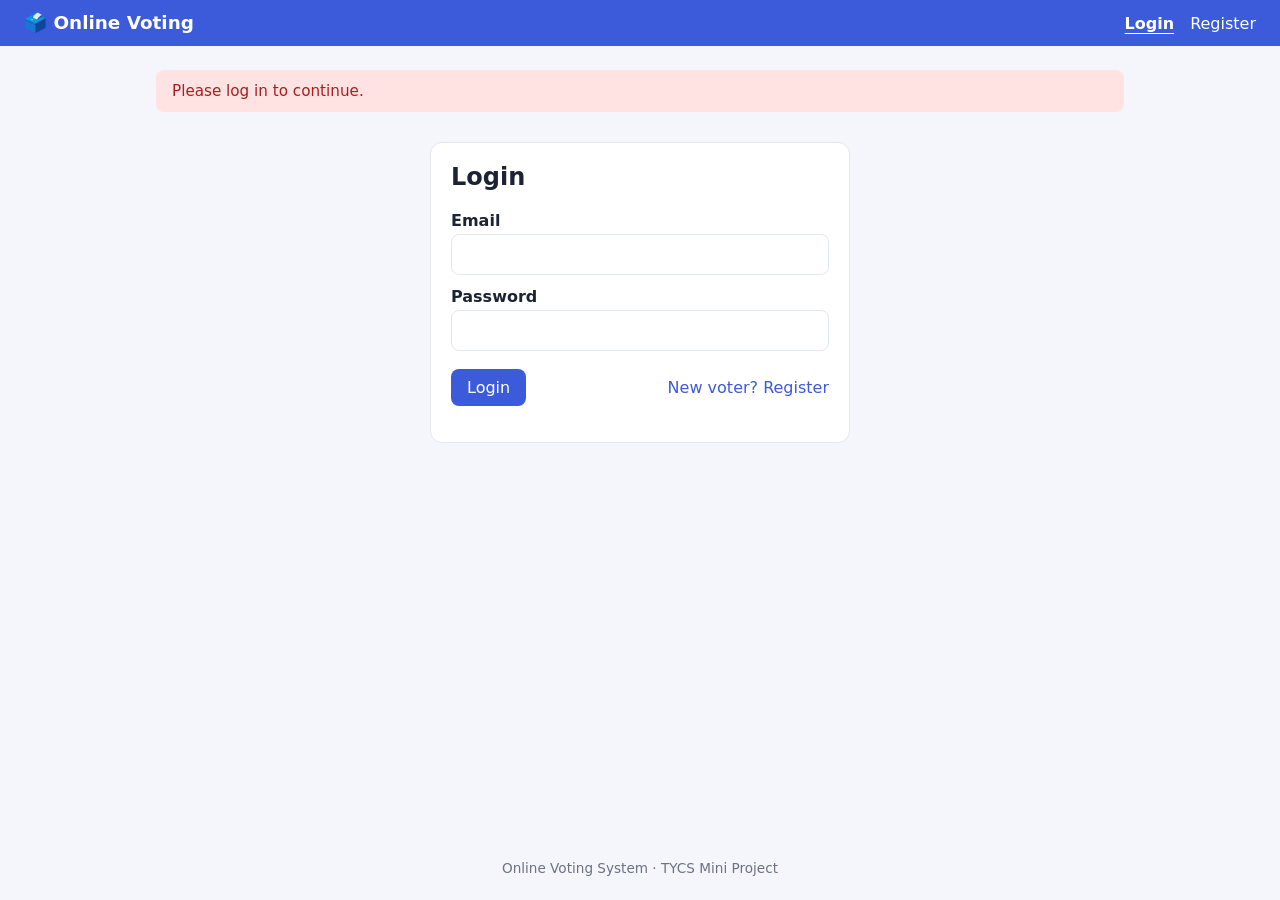
<file: online_voting/voter/vote.html>
<!DOCTYPE html>
<html lang="en">
<head>
  <meta charset="UTF-8">
  <meta name="viewport" content="width=device-width, initial-scale=1">
  <title>Cast Your Vote - Online Voting System</title>
  <link rel="stylesheet" href="../assets/style.css">
</head>
<body>
  <main class="container">
    <div id="voteRecordedCard" class="card hero" style="display: none;">
      <h1>✅ Vote recorded</h1>
      <p>Thank you for voting in <b id="recordedElectionTitle"></b>. Your ballot is anonymous.</p>
      <a class="btn" href="dashboard.html">Back to elections</a>
    </div>

    <div id="votingBooth">
      <h1 id="electionTitleHeading">Cast Your Vote</h1>
      <input id="search" placeholder="🔎 Search candidate or party" style="margin-bottom: 14px;">
      
      <form id="voteForm">
        <div id="candidateList">
          <!-- Dynamically populated candidate choices -->
        </div>
        <p>
          <button type="submit" class="btn ok">Submit Vote</button> 
          <a class="btn ghost" href="dashboard.html">Cancel</a>
        </p>
      </form>
    </div>
  </main>

  <script src="../assets/app.js"></script>
  <script>
    document.addEventListener('DOMContentLoaded', () => {
      if (!OVS.requireRole('voter', '../')) return;
      OVS.renderLayout({ title: 'Cast Your Vote', relativePath: '../' });

      const urlParams = new URLSearchParams(window.location.search);
      const eid = Number(urlParams.get('id'));

      const session = OVS.getSession();
      const voter = OVS.getVoterByUserId(session.uid);

      if (!voter || voter.status !== 'verified') {
        OVS.flash('Voting is not available for this election.', 'error');
        window.location.href = 'dashboard.html';
        return;
      }

      const elections = OVS.get(OVS.KEYS.ELECTIONS);
      const el = elections.find(e => Number(e.election_id) === eid);

      if (!el || OVS.electionState(el) !== 'live') {
        OVS.flash('Voting is not available for this election.', 'error');
        window.location.href = 'dashboard.html';
        return;
      }

      // Check duplicate vote protection
      const participation = OVS.get(OVS.KEYS.PARTICIPATION);
      const alreadyVoted = participation.some(p => Number(p.election_id) === eid && Number(p.voter_id) === Number(voter.voter_id));
      if (alreadyVoted) {
        OVS.flash('You have already voted in this election.', 'error');
        window.location.href = 'dashboard.html';
        return;
      }

      document.getElementById('electionTitleHeading').textContent = el.title;

      const candidates = OVS.get(OVS.KEYS.CANDIDATES).filter(c => Number(c.election_id) === eid);
      const candidateList = document.getElementById('candidateList');

      if (candidates.length === 0) {
        candidateList.innerHTML = '<p>No candidates available.</p>';
        return;
      }

      candidateList.innerHTML = candidates.map(c => `
        <label class="cand" data-text="${OVS.e((c.name + ' ' + c.party).toLowerCase())}">
          <input type="radio" name="candidate_id" value="${c.candidate_id}" required>
          <span class="sym">${OVS.e(c.symbol || '🗳️')}</span>
          <span>
            <b>${OVS.e(c.name)}</b> <small>&middot; ${OVS.e(c.party)}</small><br>
            <small>${OVS.e(c.manifesto || '')}</small>
          </span>
        </label>
      `).join('');

      // Search filter handler
      document.getElementById('search').addEventListener('input', (e) => {
        const query = e.target.value.toLowerCase();
        document.querySelectorAll('.cand').forEach(card => {
          card.style.display = card.dataset.text.includes(query) ? 'flex' : 'none';
        });
      });

      // Submit vote handler
      document.getElementById('voteForm').addEventListener('submit', (e) => {
        e.preventDefault();
        const selected = document.querySelector('input[name="candidate_id"]:checked');
        if (!selected) {
          alert('Please select a valid candidate.');
          return;
        }

        if (!confirm('Submit your vote? This cannot be changed.')) return;

        const candidateId = Number(selected.value);
        const now = new Date().toISOString().replace('T', ' ').substring(0, 19);

        // 1) Record participation
        let partList = OVS.get(OVS.KEYS.PARTICIPATION);
        partList.push({
          election_id: eid,
          voter_id: voter.voter_id,
          voted_at: now
        });
        OVS.set(OVS.KEYS.PARTICIPATION, partList);

        // 2) Record anonymous vote
        let votesList = OVS.get(OVS.KEYS.VOTES);
        const newVoteId = votesList.length ? Math.max(...votesList.map(v => v.vote_id)) + 1 : 1;
        votesList.push({
          vote_id: newVoteId,
          election_id: eid,
          candidate_id: candidateId,
          cast_at: now
        });
        OVS.set(OVS.KEYS.VOTES, votesList);

        // Confirmation view
        document.getElementById('votingBooth').style.display = 'none';
        document.getElementById('recordedElectionTitle').textContent = el.title;
        document.getElementById('voteRecordedCard').style.display = 'block';
      });
    });
  </script>
</body>
</html>
</file>
<file: online_voting/assets/style.css>
:root{--bg:#f4f6fb;--card:#fff;--ink:#1c2333;--muted:#6b7280;--brand:#3b5bdb;--brand-dark:#2b44ab;--ok:#2f9e44;--warn:#e8890c;--bad:#e03131;--line:#e3e7ef}
*{box-sizing:border-box}
body{margin:0;font-family:system-ui,-apple-system,BlinkMacSystemFont,"Segoe UI",Roboto,Arial,sans-serif;background:var(--bg);color:var(--ink);min-height:100vh;display:flex;flex-direction:column}
a{color:var(--brand);text-decoration:none}
a:hover{text-decoration:underline}

/* Navigation */
.nav{display:flex;flex-wrap:wrap;align-items:center;justify-content:space-between;gap:12px;background:var(--brand);padding:12px 24px}
.nav a,.nav .who{color:#fff;text-decoration:none}
.nav a:hover{opacity:.9}
.brand{font-weight:700;font-size:1.15rem;display:flex;align-items:center;gap:6px}
.links{display:flex;flex-wrap:wrap;gap:16px;align-items:center}
.links a{transition:opacity 0.15s ease}
.links a:hover{opacity:.8;text-decoration:none}
.links a.active-link{font-weight:700;text-decoration:underline;text-underline-offset:4px}
.who{opacity:.85}

/* Container & Layout */
.container{max-width:1000px;width:100%;margin:24px auto;padding:0 16px;flex:1}
.card{background:var(--card);border:1px solid var(--line);border-radius:12px;padding:20px;margin-bottom:20px}
.grid{display:grid;grid-template-columns:repeat(auto-fit,minmax(190px,1fr));gap:16px}

/* Interactive stats */
.stat{text-align:center;transition:transform 0.15s ease,box-shadow 0.15s ease}
.stat b{display:block;font-size:2rem;color:var(--brand)}
.stat span{color:var(--muted);font-size:.9rem}
.stat.clickable{cursor:pointer}
.stat.clickable:hover{transform:translateY(-2px);box-shadow:0 4px 12px rgba(59,91,219,0.12);border-color:var(--brand)}

h1,h2,h3{margin-top:0}
label{display:block;margin:12px 0 4px;font-weight:600}
input,select,textarea{width:100%;padding:10px;border:1px solid var(--line);border-radius:8px;font:inherit;background:#fff;transition:border-color 0.15s ease}
input:focus,select:focus,textarea:focus{outline:none;border-color:var(--brand);box-shadow:0 0 0 3px rgba(59,91,219,0.15)}

/* Buttons */
.btn{display:inline-block;background:var(--brand);color:#fff;border:0;padding:9px 16px;border-radius:8px;cursor:pointer;font:inherit;font-weight:500;text-decoration:none;transition:filter 0.15s ease}
.btn:hover{filter:brightness(0.92);text-decoration:none}
.btn.ok{background:var(--ok)}
.btn.bad{background:var(--bad)}
.btn.warn{background:var(--warn)}
.btn.ghost{background:#e8ecf7;color:var(--brand)}
.btn.ghost:hover{background:#dbe2f3}
.btn.sm{padding:5px 10px;font-size:.85rem}
.btn.outline{background:transparent;border:1px solid var(--brand);color:var(--brand)}
.btn.outline:hover{background:var(--brand);color:#fff}

.form-narrow{max-width:420px;margin:30px auto}
table{width:100%;border-collapse:collapse}
th,td{padding:12px 10px;border-bottom:1px solid var(--line);text-align:left;vertical-align:middle}
th{color:var(--muted);font-size:.85rem;text-transform:uppercase;letter-spacing:0.5px}
tr:hover td{background:rgba(244,246,251,0.5)}
.table-wrap{overflow-x:auto}

/* Alerts */
.alert{padding:12px 16px;border-radius:8px;margin-bottom:16px;font-size:.95rem}
.a-success{background:#d3f9d8;color:#1b5e20}
.a-error{background:#ffe3e3;color:#a61e1e}
.a-info{background:#e7f5ff;color:#1864ab}

/* Badges */
.badge{padding:3px 9px;border-radius:99px;font-size:.72rem;font-weight:700;color:#fff;background:var(--muted);letter-spacing:0.3px}
.b-live,.b-verified{background:var(--ok)}
.b-scheduled,.b-pending{background:var(--warn)}
.b-closed,.b-rejected,.b-ended{background:var(--bad)}
.b-draft{background:var(--muted)}

/* Candidates */
.cand{display:flex;gap:14px;align-items:flex-start;border:2px solid var(--line);border-radius:12px;padding:14px;margin-bottom:12px;cursor:pointer;background:#fff;transition:border-color 0.15s ease}
.cand:hover{border-color:var(--brand)}
.cand input{width:auto;margin-top:6px}
.cand .sym{font-size:2.2rem;line-height:1}
.cand small{color:var(--muted)}

.bar{background:#e8ecf7;border-radius:8px;overflow:hidden;height:22px;margin:6px 0 14px}
.bar i{display:block;height:100%;background:var(--brand);border-radius:8px;transition:width 0.4s ease}
.winner{border-left:5px solid var(--ok);background:#f6fbf7}

.hero{text-align:center;padding:50px 10px}
.hero h1{font-size:2.2rem;margin-bottom:10px}
.foot{text-align:center;color:var(--muted);padding:24px;font-size:.85rem}
.inline{display:inline}

@media print{
  .nav,.foot,.noprint{display:none!important}
  body{background:#fff}
  .card{border:0;box-shadow:none}
}
</file>
